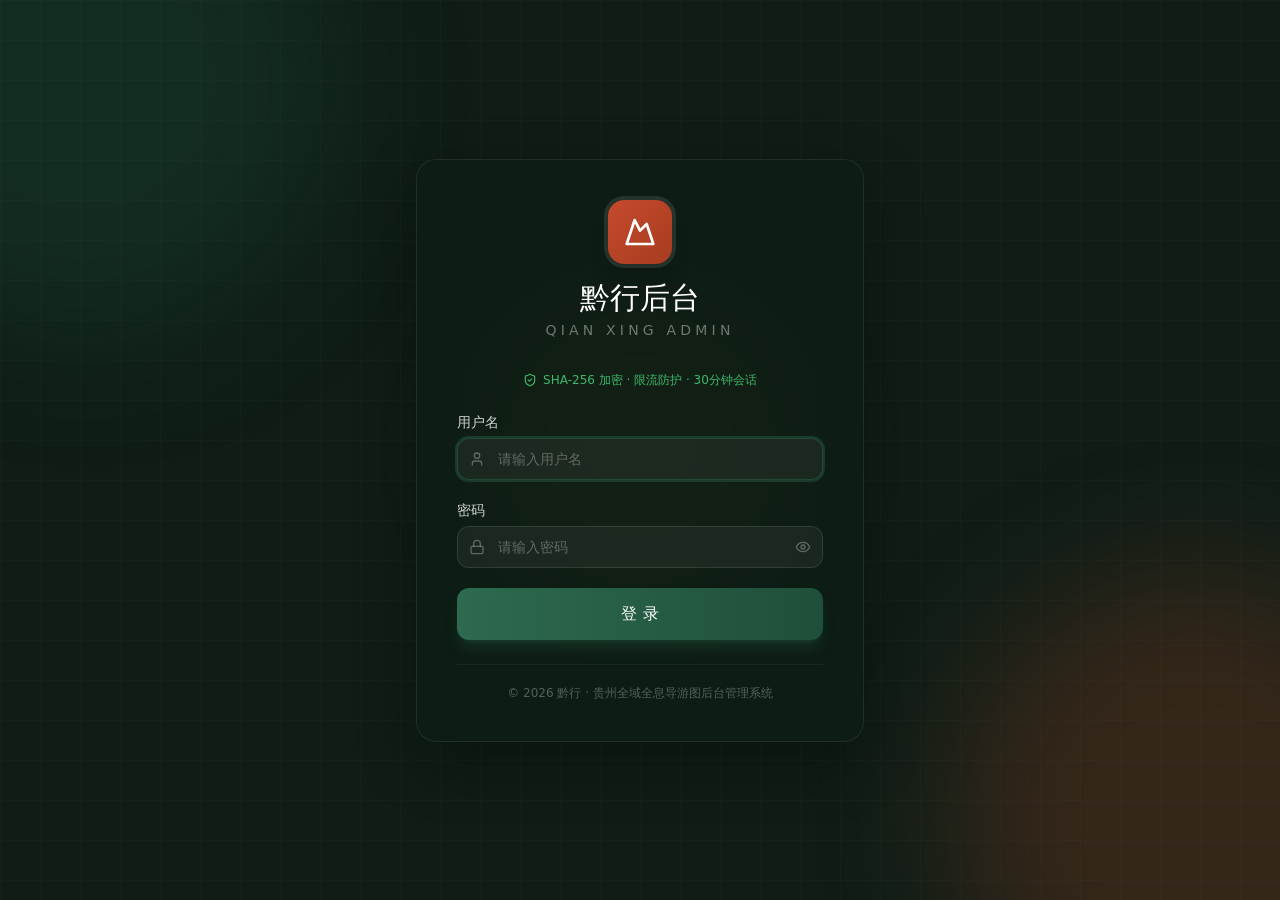
<file: admin/index.html>
<!DOCTYPE html>
<html lang="zh-CN">
<head>
  <meta charset="UTF-8" />
  <meta name="viewport" content="width=device-width, initial-scale=1.0" />
  <title>黔行 · 后台管理系统</title>
  <meta name="description" content="黔行导游图后台管理系统：景点管理、避坑内容发布、滚动公告、文旅资讯与数据看板（仅管理员使用）。" />
  <meta name="robots" content="noindex, nofollow" />
  <meta name="theme-color" content="#0f1d16" />
  <link rel="icon" href="data:image/svg+xml,%3Csvg xmlns='http://www.w3.org/2000/svg' viewBox='0 0 64 64'%3E%3Crect width='64' height='64' rx='14' fill='%230f1d16'/%3E%3Ctext x='32' y='45' font-size='34' text-anchor='middle' fill='%23fff' font-family='sans-serif' font-weight='bold'%3E%E9%BB%94%3C/text%3E%3C/svg%3E" />
  <meta http-equiv="Content-Security-Policy" content="default-src 'self'; script-src 'self' 'unsafe-inline'; style-src 'self' 'unsafe-inline'; img-src 'self' data: blob: https:; connect-src 'self' https://isauemozgewpzrowsvgj.supabase.co wss://isauemozgewpzrowsvgj.supabase.co https://api.open-meteo.com https://geocoding-api.open-meteo.com https://air-quality-api.open-meteo.com; font-src 'self' data:; media-src 'self' data: https:; object-src 'none'; base-uri 'self'; form-action 'self'" />
  <script type="module" crossorigin src="./assets/index-DMzIUUdE.js"></script>
  <link rel="modulepreload" crossorigin href="./assets/vendor-react-B5ex8qgB.js">
  <link rel="modulepreload" crossorigin href="./assets/vendor-charts-TY-upGxg.js">
  <link rel="stylesheet" crossorigin href="./assets/index-5LQtrxBY.css">
</head>
<body>
  <div id="root"></div>
</body>
</html>
</file>
<file: admin/assets/index-5LQtrxBY.css>
.leaflet-pane,.leaflet-tile,.leaflet-marker-icon,.leaflet-marker-shadow,.leaflet-tile-container,.leaflet-pane>svg,.leaflet-pane>canvas,.leaflet-zoom-box,.leaflet-image-layer,.leaflet-layer{position:absolute;left:0;top:0}.leaflet-container{overflow:hidden}.leaflet-tile,.leaflet-marker-icon,.leaflet-marker-shadow{-webkit-user-select:none;-moz-user-select:none;user-select:none;-webkit-user-drag:none}.leaflet-tile::-moz-selection{background:transparent}.leaflet-tile::selection{background:transparent}.leaflet-safari .leaflet-tile{image-rendering:-webkit-optimize-contrast}.leaflet-safari .leaflet-tile-container{width:1600px;height:1600px;-webkit-transform-origin:0 0}.leaflet-marker-icon,.leaflet-marker-shadow{display:block}.leaflet-container .leaflet-overlay-pane svg{max-width:none!important;max-height:none!important}.leaflet-container .leaflet-marker-pane img,.leaflet-container .leaflet-shadow-pane img,.leaflet-container .leaflet-tile-pane img,.leaflet-container img.leaflet-image-layer,.leaflet-container .leaflet-tile{max-width:none!important;max-height:none!important;width:auto;padding:0}.leaflet-container img.leaflet-tile{mix-blend-mode:plus-lighter}.leaflet-container.leaflet-touch-zoom{touch-action:pan-x pan-y}.leaflet-container.leaflet-touch-drag{touch-action:none;touch-action:pinch-zoom}.leaflet-container.leaflet-touch-drag.leaflet-touch-zoom{touch-action:none}.leaflet-container{-webkit-tap-highlight-color:transparent}.leaflet-container a{-webkit-tap-highlight-color:rgba(51,181,229,.4)}.leaflet-tile{filter:inherit;visibility:hidden}.leaflet-tile-loaded{visibility:inherit}.leaflet-zoom-box{width:0;height:0;box-sizing:border-box;z-index:800}.leaflet-overlay-pane svg{-moz-user-select:none}.leaflet-pane{z-index:400}.leaflet-tile-pane{z-index:200}.leaflet-overlay-pane{z-index:400}.leaflet-shadow-pane{z-index:500}.leaflet-marker-pane{z-index:600}.leaflet-tooltip-pane{z-index:650}.leaflet-popup-pane{z-index:700}.leaflet-map-pane canvas{z-index:100}.leaflet-map-pane svg{z-index:200}.leaflet-vml-shape{width:1px;height:1px}.lvml{behavior:url(#default#VML);display:inline-block;position:absolute}.leaflet-control{position:relative;z-index:800;pointer-events:visiblePainted;pointer-events:auto}.leaflet-top,.leaflet-bottom{position:absolute;z-index:1000;pointer-events:none}.leaflet-top{top:0}.leaflet-right{right:0}.leaflet-bottom{bottom:0}.leaflet-left{left:0}.leaflet-control{float:left;clear:both}.leaflet-right .leaflet-control{float:right}.leaflet-top .leaflet-control{margin-top:10px}.leaflet-bottom .leaflet-control{margin-bottom:10px}.leaflet-left .leaflet-control{margin-left:10px}.leaflet-right .leaflet-control{margin-right:10px}.leaflet-fade-anim .leaflet-popup{opacity:0;transition:opacity .2s linear}.leaflet-fade-anim .leaflet-map-pane .leaflet-popup{opacity:1}.leaflet-zoom-animated{transform-origin:0 0}svg.leaflet-zoom-animated{will-change:transform}.leaflet-zoom-anim .leaflet-zoom-animated{transition:transform .25s cubic-bezier(0,0,.25,1)}.leaflet-zoom-anim .leaflet-tile,.leaflet-pan-anim .leaflet-tile{transition:none}.leaflet-zoom-anim .leaflet-zoom-hide{visibility:hidden}.leaflet-interactive{cursor:pointer}.leaflet-grab{cursor:grab}.leaflet-crosshair,.leaflet-crosshair .leaflet-interactive{cursor:crosshair}.leaflet-popup-pane,.leaflet-control{cursor:auto}.leaflet-dragging .leaflet-grab,.leaflet-dragging .leaflet-grab .leaflet-interactive,.leaflet-dragging .leaflet-marker-draggable{cursor:move;cursor:grabbing}.leaflet-marker-icon,.leaflet-marker-shadow,.leaflet-image-layer,.leaflet-pane>svg path,.leaflet-tile-container{pointer-events:none}.leaflet-marker-icon.leaflet-interactive,.leaflet-image-layer.leaflet-interactive,.leaflet-pane>svg path.leaflet-interactive,svg.leaflet-image-layer.leaflet-interactive path{pointer-events:visiblePainted;pointer-events:auto}.leaflet-container{background:#ddd;outline-offset:1px}.leaflet-container a{color:#0078a8}.leaflet-zoom-box{border:2px dotted #38f;background:#ffffff80}.leaflet-container{font-family:Helvetica Neue,Arial,Helvetica,sans-serif;font-size:12px;font-size:.75rem;line-height:1.5}.leaflet-bar{box-shadow:0 1px 5px #000000a6;border-radius:4px}.leaflet-bar a{background-color:#fff;border-bottom:1px solid #ccc;width:26px;height:26px;line-height:26px;display:block;text-align:center;text-decoration:none;color:#000}.leaflet-bar a,.leaflet-control-layers-toggle{background-position:50% 50%;background-repeat:no-repeat;display:block}.leaflet-bar a:hover,.leaflet-bar a:focus{background-color:#f4f4f4}.leaflet-bar a:first-child{border-top-left-radius:4px;border-top-right-radius:4px}.leaflet-bar a:last-child{border-bottom-left-radius:4px;border-bottom-right-radius:4px;border-bottom:none}.leaflet-bar a.leaflet-disabled{cursor:default;background-color:#f4f4f4;color:#bbb}.leaflet-touch .leaflet-bar a{width:30px;height:30px;line-height:30px}.leaflet-touch .leaflet-bar a:first-child{border-top-left-radius:2px;border-top-right-radius:2px}.leaflet-touch .leaflet-bar a:last-child{border-bottom-left-radius:2px;border-bottom-right-radius:2px}.leaflet-control-zoom-in,.leaflet-control-zoom-out{font:700 18px Lucida Console,Monaco,monospace;text-indent:1px}.leaflet-touch .leaflet-control-zoom-in,.leaflet-touch .leaflet-control-zoom-out{font-size:22px}.leaflet-control-layers{box-shadow:0 1px 5px #0006;background:#fff;border-radius:5px}.leaflet-control-layers-toggle{background-image:url([data-uri]);width:36px;height:36px}.leaflet-retina .leaflet-control-layers-toggle{background-image:url([data-uri]);background-size:26px 26px}.leaflet-touch .leaflet-control-layers-toggle{width:44px;height:44px}.leaflet-control-layers .leaflet-control-layers-list,.leaflet-control-layers-expanded .leaflet-control-layers-toggle{display:none}.leaflet-control-layers-expanded .leaflet-control-layers-list{display:block;position:relative}.leaflet-control-layers-expanded{padding:6px 10px 6px 6px;color:#333;background:#fff}.leaflet-control-layers-scrollbar{overflow-y:scroll;overflow-x:hidden;padding-right:5px}.leaflet-control-layers-selector{margin-top:2px;position:relative;top:1px}.leaflet-control-layers label{display:block;font-size:13px;font-size:1.08333em}.leaflet-control-layers-separator{height:0;border-top:1px solid #ddd;margin:5px -10px 5px -6px}.leaflet-default-icon-path{background-image:url([data-uri])}.leaflet-container .leaflet-control-attribution{background:#fff;background:#fffc;margin:0}.leaflet-control-attribution,.leaflet-control-scale-line{padding:0 5px;color:#333;line-height:1.4}.leaflet-control-attribution a{text-decoration:none}.leaflet-control-attribution a:hover,.leaflet-control-attribution a:focus{text-decoration:underline}.leaflet-attribution-flag{display:inline!important;vertical-align:baseline!important;width:1em;height:.6669em}.leaflet-left .leaflet-control-scale{margin-left:5px}.leaflet-bottom .leaflet-control-scale{margin-bottom:5px}.leaflet-control-scale-line{border:2px solid #777;border-top:none;line-height:1.1;padding:2px 5px 1px;white-space:nowrap;box-sizing:border-box;background:#fffc;text-shadow:1px 1px #fff}.leaflet-control-scale-line:not(:first-child){border-top:2px solid #777;border-bottom:none;margin-top:-2px}.leaflet-control-scale-line:not(:first-child):not(:last-child){border-bottom:2px solid #777}.leaflet-touch .leaflet-control-attribution,.leaflet-touch .leaflet-control-layers,.leaflet-touch .leaflet-bar{box-shadow:none}.leaflet-touch .leaflet-control-layers,.leaflet-touch .leaflet-bar{border:2px solid rgba(0,0,0,.2);background-clip:padding-box}.leaflet-popup{position:absolute;text-align:center;margin-bottom:20px}.leaflet-popup-content-wrapper{padding:1px;text-align:left;border-radius:12px}.leaflet-popup-content{margin:13px 24px 13px 20px;line-height:1.3;font-size:13px;font-size:1.08333em;min-height:1px}.leaflet-popup-content p{margin:1.3em 0}.leaflet-popup-tip-container{width:40px;height:20px;position:absolute;left:50%;margin-top:-1px;margin-left:-20px;overflow:hidden;pointer-events:none}.leaflet-popup-tip{width:17px;height:17px;padding:1px;margin:-10px auto 0;pointer-events:auto;transform:rotate(45deg)}.leaflet-popup-content-wrapper,.leaflet-popup-tip{background:#fff;color:#333;box-shadow:0 3px 14px #0006}.leaflet-container a.leaflet-popup-close-button{position:absolute;top:0;right:0;border:none;text-align:center;width:24px;height:24px;font:16px/24px Tahoma,Verdana,sans-serif;color:#757575;text-decoration:none;background:transparent}.leaflet-container a.leaflet-popup-close-button:hover,.leaflet-container a.leaflet-popup-close-button:focus{color:#585858}.leaflet-popup-scrolled{overflow:auto}.leaflet-oldie .leaflet-popup-content-wrapper{-ms-zoom:1}.leaflet-oldie .leaflet-popup-tip{width:24px;margin:0 auto;-ms-filter:"progid:DXImageTransform.Microsoft.Matrix(M11=0.70710678, M12=0.70710678, M21=-0.70710678, M22=0.70710678)";filter:progid:DXImageTransform.Microsoft.Matrix(M11=.70710678,M12=.70710678,M21=-.70710678,M22=.70710678)}.leaflet-oldie .leaflet-control-zoom,.leaflet-oldie .leaflet-control-layers,.leaflet-oldie .leaflet-popup-content-wrapper,.leaflet-oldie .leaflet-popup-tip{border:1px solid #999}.leaflet-div-icon{background:#fff;border:1px solid #666}.leaflet-tooltip{position:absolute;padding:6px;background-color:#fff;border:1px solid #fff;border-radius:3px;color:#222;white-space:nowrap;-webkit-user-select:none;-moz-user-select:none;user-select:none;pointer-events:none;box-shadow:0 1px 3px #0006}.leaflet-tooltip.leaflet-interactive{cursor:pointer;pointer-events:auto}.leaflet-tooltip-top:before,.leaflet-tooltip-bottom:before,.leaflet-tooltip-left:before,.leaflet-tooltip-right:before{position:absolute;pointer-events:none;border:6px solid transparent;background:transparent;content:""}.leaflet-tooltip-bottom{margin-top:6px}.leaflet-tooltip-top{margin-top:-6px}.leaflet-tooltip-bottom:before,.leaflet-tooltip-top:before{left:50%;margin-left:-6px}.leaflet-tooltip-top:before{bottom:0;margin-bottom:-12px;border-top-color:#fff}.leaflet-tooltip-bottom:before{top:0;margin-top:-12px;margin-left:-6px;border-bottom-color:#fff}.leaflet-tooltip-left{margin-left:-6px}.leaflet-tooltip-right{margin-left:6px}.leaflet-tooltip-left:before,.leaflet-tooltip-right:before{top:50%;margin-top:-6px}.leaflet-tooltip-left:before{right:0;margin-right:-12px;border-left-color:#fff}.leaflet-tooltip-right:before{left:0;margin-left:-12px;border-right-color:#fff}@media print{.leaflet-control{-webkit-print-color-adjust:exact;print-color-adjust:exact}}*,:before,:after{--tw-border-spacing-x: 0;--tw-border-spacing-y: 0;--tw-translate-x: 0;--tw-translate-y: 0;--tw-rotate: 0;--tw-skew-x: 0;--tw-skew-y: 0;--tw-scale-x: 1;--tw-scale-y: 1;--tw-pan-x: ;--tw-pan-y: ;--tw-pinch-zoom: ;--tw-scroll-snap-strictness: proximity;--tw-gradient-from-position: ;--tw-gradient-via-position: ;--tw-gradient-to-position: ;--tw-ordinal: ;--tw-slashed-zero: ;--tw-numeric-figure: ;--tw-numeric-spacing: ;--tw-numeric-fraction: ;--tw-ring-inset: ;--tw-ring-offset-width: 0px;--tw-ring-offset-color: #fff;--tw-ring-color: rgb(59 130 246 / .5);--tw-ring-offset-shadow: 0 0 #0000;--tw-ring-shadow: 0 0 #0000;--tw-shadow: 0 0 #0000;--tw-shadow-colored: 0 0 #0000;--tw-blur: ;--tw-brightness: ;--tw-contrast: ;--tw-grayscale: ;--tw-hue-rotate: ;--tw-invert: ;--tw-saturate: ;--tw-sepia: ;--tw-drop-shadow: ;--tw-backdrop-blur: ;--tw-backdrop-brightness: ;--tw-backdrop-contrast: ;--tw-backdrop-grayscale: ;--tw-backdrop-hue-rotate: ;--tw-backdrop-invert: ;--tw-backdrop-opacity: ;--tw-backdrop-saturate: ;--tw-backdrop-sepia: ;--tw-contain-size: ;--tw-contain-layout: ;--tw-contain-paint: ;--tw-contain-style: }::backdrop{--tw-border-spacing-x: 0;--tw-border-spacing-y: 0;--tw-translate-x: 0;--tw-translate-y: 0;--tw-rotate: 0;--tw-skew-x: 0;--tw-skew-y: 0;--tw-scale-x: 1;--tw-scale-y: 1;--tw-pan-x: ;--tw-pan-y: ;--tw-pinch-zoom: ;--tw-scroll-snap-strictness: proximity;--tw-gradient-from-position: ;--tw-gradient-via-position: ;--tw-gradient-to-position: ;--tw-ordinal: ;--tw-slashed-zero: ;--tw-numeric-figure: ;--tw-numeric-spacing: ;--tw-numeric-fraction: ;--tw-ring-inset: ;--tw-ring-offset-width: 0px;--tw-ring-offset-color: #fff;--tw-ring-color: rgb(59 130 246 / .5);--tw-ring-offset-shadow: 0 0 #0000;--tw-ring-shadow: 0 0 #0000;--tw-shadow: 0 0 #0000;--tw-shadow-colored: 0 0 #0000;--tw-blur: ;--tw-brightness: ;--tw-contrast: ;--tw-grayscale: ;--tw-hue-rotate: ;--tw-invert: ;--tw-saturate: ;--tw-sepia: ;--tw-drop-shadow: ;--tw-backdrop-blur: ;--tw-backdrop-brightness: ;--tw-backdrop-contrast: ;--tw-backdrop-grayscale: ;--tw-backdrop-hue-rotate: ;--tw-backdrop-invert: ;--tw-backdrop-opacity: ;--tw-backdrop-saturate: ;--tw-backdrop-sepia: ;--tw-contain-size: ;--tw-contain-layout: ;--tw-contain-paint: ;--tw-contain-style: }*,:before,:after{box-sizing:border-box;border-width:0;border-style:solid;border-color:#e5e7eb}:before,:after{--tw-content: ""}html,:host{line-height:1.5;-webkit-text-size-adjust:100%;-moz-tab-size:4;-o-tab-size:4;tab-size:4;font-family:ui-sans-serif,system-ui,sans-serif,"Apple Color Emoji","Segoe UI Emoji",Segoe UI Symbol,"Noto Color Emoji";font-feature-settings:normal;font-variation-settings:normal;-webkit-tap-highlight-color:transparent}body{margin:0;line-height:inherit}hr{height:0;color:inherit;border-top-width:1px}abbr:where([title]){-webkit-text-decoration:underline dotted;text-decoration:underline dotted}h1,h2,h3,h4,h5,h6{font-size:inherit;font-weight:inherit}a{color:inherit;text-decoration:inherit}b,strong{font-weight:bolder}code,kbd,samp,pre{font-family:ui-monospace,SFMono-Regular,Menlo,Monaco,Consolas,Liberation Mono,Courier New,monospace;font-feature-settings:normal;font-variation-settings:normal;font-size:1em}small{font-size:80%}sub,sup{font-size:75%;line-height:0;position:relative;vertical-align:baseline}sub{bottom:-.25em}sup{top:-.5em}table{text-indent:0;border-color:inherit;border-collapse:collapse}button,input,optgroup,select,textarea{font-family:inherit;font-feature-settings:inherit;font-variation-settings:inherit;font-size:100%;font-weight:inherit;line-height:inherit;letter-spacing:inherit;color:inherit;margin:0;padding:0}button,select{text-transform:none}button,input:where([type=button]),input:where([type=reset]),input:where([type=submit]){-webkit-appearance:button;background-color:transparent;background-image:none}:-moz-focusring{outline:auto}:-moz-ui-invalid{box-shadow:none}progress{vertical-align:baseline}::-webkit-inner-spin-button,::-webkit-outer-spin-button{height:auto}[type=search]{-webkit-appearance:textfield;outline-offset:-2px}::-webkit-search-decoration{-webkit-appearance:none}::-webkit-file-upload-button{-webkit-appearance:button;font:inherit}summary{display:list-item}blockquote,dl,dd,h1,h2,h3,h4,h5,h6,hr,figure,p,pre{margin:0}fieldset{margin:0;padding:0}legend{padding:0}ol,ul,menu{list-style:none;margin:0;padding:0}dialog{padding:0}textarea{resize:vertical}input::-moz-placeholder,textarea::-moz-placeholder{opacity:1;color:#9ca3af}input::placeholder,textarea::placeholder{opacity:1;color:#9ca3af}button,[role=button]{cursor:pointer}:disabled{cursor:default}img,svg,video,canvas,audio,iframe,embed,object{display:block;vertical-align:middle}img,video{max-width:100%;height:auto}[hidden]:where(:not([hidden=until-found])){display:none}*{margin:0;padding:0;box-sizing:border-box}body{font-family:system-ui,-apple-system,BlinkMacSystemFont,PingFang SC,Microsoft YaHei,Noto Sans SC,Hiragino Sans GB,sans-serif;background:#f4f1e8;color:#0f1d16}::-webkit-scrollbar{width:6px;height:6px}::-webkit-scrollbar-track{background:transparent}::-webkit-scrollbar-thumb{background:#0f1d1633;border-radius:3px}::-webkit-scrollbar-thumb:hover{background:#0f1d1666}.glass-card{position:relative;background:linear-gradient(135deg,#ffffffb8,#ffffff73);backdrop-filter:blur(20px) saturate(160%);-webkit-backdrop-filter:blur(20px) saturate(160%);border:1px solid rgba(255,255,255,.65);border-radius:18px;box-shadow:0 1px 2px #1f4f3a0d,0 8px 32px #1f4f3a14,inset 0 1px #ffffffb3;transition:box-shadow .3s ease,transform .3s ease,border-color .3s ease}.glass-card:hover{border-color:#ffffffe6;box-shadow:0 2px 4px #1f4f3a0f,0 16px 48px #1f4f3a1f,inset 0 1px #ffffffd9}.glass-card-dark{background:#0f1d16b3;backdrop-filter:blur(24px) saturate(140%);-webkit-backdrop-filter:blur(24px) saturate(140%);border:1px solid rgba(255,255,255,.08);border-radius:20px;box-shadow:0 20px 60px #0000004d}.btn-primary{border-radius:.75rem;background-image:linear-gradient(to right,var(--tw-gradient-stops));--tw-gradient-from: #2d6a4f var(--tw-gradient-from-position);--tw-gradient-to: rgb(45 106 79 / 0) var(--tw-gradient-to-position);--tw-gradient-stops: var(--tw-gradient-from), var(--tw-gradient-to);--tw-gradient-to: #1f4f3a var(--tw-gradient-to-position);padding:.5rem 1rem;font-weight:500;--tw-text-opacity: 1;color:rgb(255 255 255 / var(--tw-text-opacity, 1));transition-property:all;transition-timing-function:cubic-bezier(.4,0,.2,1);transition-duration:.15s}.btn-primary:hover{--tw-shadow: 0 10px 15px -3px rgb(0 0 0 / .1), 0 4px 6px -4px rgb(0 0 0 / .1);--tw-shadow-colored: 0 10px 15px -3px var(--tw-shadow-color), 0 4px 6px -4px var(--tw-shadow-color);box-shadow:var(--tw-ring-offset-shadow, 0 0 #0000),var(--tw-ring-shadow, 0 0 #0000),var(--tw-shadow);--tw-shadow-color: rgb(45 106 79 / .25);--tw-shadow: var(--tw-shadow-colored)}.btn-primary:active{--tw-scale-x: .95;--tw-scale-y: .95;transform:translate(var(--tw-translate-x),var(--tw-translate-y)) rotate(var(--tw-rotate)) skew(var(--tw-skew-x)) skewY(var(--tw-skew-y)) scaleX(var(--tw-scale-x)) scaleY(var(--tw-scale-y))}.btn-primary:disabled{cursor:not-allowed;opacity:.5}.btn-primary{box-shadow:0 2px 12px #1f4f3a2e,inset 0 1px #ffffff26}.btn-danger{border-radius:.75rem;background-image:linear-gradient(to right,var(--tw-gradient-stops));--tw-gradient-from: #c54a2c var(--tw-gradient-from-position);--tw-gradient-to: rgb(197 74 44 / 0) var(--tw-gradient-to-position);--tw-gradient-stops: var(--tw-gradient-from), var(--tw-gradient-to);--tw-gradient-to: #dc2626 var(--tw-gradient-to-position);padding:.5rem 1rem;font-weight:500;--tw-text-opacity: 1;color:rgb(255 255 255 / var(--tw-text-opacity, 1));transition-property:all;transition-timing-function:cubic-bezier(.4,0,.2,1);transition-duration:.15s}.btn-danger:hover{--tw-shadow: 0 10px 15px -3px rgb(0 0 0 / .1), 0 4px 6px -4px rgb(0 0 0 / .1);--tw-shadow-colored: 0 10px 15px -3px var(--tw-shadow-color), 0 4px 6px -4px var(--tw-shadow-color);box-shadow:var(--tw-ring-offset-shadow, 0 0 #0000),var(--tw-ring-shadow, 0 0 #0000),var(--tw-shadow);--tw-shadow-color: rgb(239 68 68 / .25);--tw-shadow: var(--tw-shadow-colored)}.btn-danger:active{--tw-scale-x: .95;--tw-scale-y: .95;transform:translate(var(--tw-translate-x),var(--tw-translate-y)) rotate(var(--tw-rotate)) skew(var(--tw-skew-x)) skewY(var(--tw-skew-y)) scaleX(var(--tw-scale-x)) scaleY(var(--tw-scale-y))}.btn-danger{box-shadow:0 2px 12px #be3e2c2e,inset 0 1px #ffffff26}.btn-amber{border-radius:.75rem;background-image:linear-gradient(to right,var(--tw-gradient-stops));--tw-gradient-from: #f59e0b var(--tw-gradient-from-position);--tw-gradient-to: rgb(245 158 11 / 0) var(--tw-gradient-to-position);--tw-gradient-stops: var(--tw-gradient-from), var(--tw-gradient-to);--tw-gradient-to: #d97706 var(--tw-gradient-to-position);padding:.5rem 1rem;font-weight:500;--tw-text-opacity: 1;color:rgb(255 255 255 / var(--tw-text-opacity, 1));transition-property:all;transition-timing-function:cubic-bezier(.4,0,.2,1);transition-duration:.15s}.btn-amber:hover{--tw-shadow: 0 10px 15px -3px rgb(0 0 0 / .1), 0 4px 6px -4px rgb(0 0 0 / .1);--tw-shadow-colored: 0 10px 15px -3px var(--tw-shadow-color), 0 4px 6px -4px var(--tw-shadow-color);box-shadow:var(--tw-ring-offset-shadow, 0 0 #0000),var(--tw-ring-shadow, 0 0 #0000),var(--tw-shadow);--tw-shadow-color: rgb(245 158 11 / .3);--tw-shadow: var(--tw-shadow-colored)}.btn-amber:active{--tw-scale-x: .95;--tw-scale-y: .95;transform:translate(var(--tw-translate-x),var(--tw-translate-y)) rotate(var(--tw-rotate)) skew(var(--tw-skew-x)) skewY(var(--tw-skew-y)) scaleX(var(--tw-scale-x)) scaleY(var(--tw-scale-y))}.btn-amber{box-shadow:0 2px 12px #d9770638,inset 0 1px #fff3}.btn-ghost{border-radius:.75rem;border-width:1px;border-color:#e5e7ebcc;background-color:#fff9;padding:.5rem 1rem;font-weight:500;--tw-text-opacity: 1;color:rgb(15 29 22 / var(--tw-text-opacity, 1));--tw-backdrop-blur: blur(12px);-webkit-backdrop-filter:var(--tw-backdrop-blur) var(--tw-backdrop-brightness) var(--tw-backdrop-contrast) var(--tw-backdrop-grayscale) var(--tw-backdrop-hue-rotate) var(--tw-backdrop-invert) var(--tw-backdrop-opacity) var(--tw-backdrop-saturate) var(--tw-backdrop-sepia);backdrop-filter:var(--tw-backdrop-blur) var(--tw-backdrop-brightness) var(--tw-backdrop-contrast) var(--tw-backdrop-grayscale) var(--tw-backdrop-hue-rotate) var(--tw-backdrop-invert) var(--tw-backdrop-opacity) var(--tw-backdrop-saturate) var(--tw-backdrop-sepia);transition-property:all;transition-timing-function:cubic-bezier(.4,0,.2,1);transition-duration:.15s}.btn-ghost:hover{--tw-border-opacity: 1;border-color:rgb(209 213 219 / var(--tw-border-opacity, 1));--tw-bg-opacity: 1;background-color:rgb(255 255 255 / var(--tw-bg-opacity, 1))}.btn-ghost:active{--tw-scale-x: .95;--tw-scale-y: .95;transform:translate(var(--tw-translate-x),var(--tw-translate-y)) rotate(var(--tw-rotate)) skew(var(--tw-skew-x)) skewY(var(--tw-skew-y)) scaleX(var(--tw-scale-x)) scaleY(var(--tw-scale-y))}.btn-ghost{box-shadow:0 1px 4px #0000000a}.input-field{width:100%;border-radius:.75rem;border-width:1px;border-color:#ffffffb3;background-color:#ffffffb3;padding:.5rem .75rem;font-size:.875rem;line-height:1.25rem;outline:2px solid transparent;outline-offset:2px;--tw-backdrop-blur: blur(12px);-webkit-backdrop-filter:var(--tw-backdrop-blur) var(--tw-backdrop-brightness) var(--tw-backdrop-contrast) var(--tw-backdrop-grayscale) var(--tw-backdrop-hue-rotate) var(--tw-backdrop-invert) var(--tw-backdrop-opacity) var(--tw-backdrop-saturate) var(--tw-backdrop-sepia);backdrop-filter:var(--tw-backdrop-blur) var(--tw-backdrop-brightness) var(--tw-backdrop-contrast) var(--tw-backdrop-grayscale) var(--tw-backdrop-hue-rotate) var(--tw-backdrop-invert) var(--tw-backdrop-opacity) var(--tw-backdrop-saturate) var(--tw-backdrop-sepia);transition-property:all;transition-timing-function:cubic-bezier(.4,0,.2,1);transition-duration:.15s}.input-field:hover{border-color:#ffffffe6}.input-field:focus{border-color:#2d6a4f99;--tw-ring-offset-shadow: var(--tw-ring-inset) 0 0 0 var(--tw-ring-offset-width) var(--tw-ring-offset-color);--tw-ring-shadow: var(--tw-ring-inset) 0 0 0 calc(2px + var(--tw-ring-offset-width)) var(--tw-ring-color);box-shadow:var(--tw-ring-offset-shadow),var(--tw-ring-shadow),var(--tw-shadow, 0 0 #0000);--tw-ring-color: rgb(45 106 79 / .3)}.input-field{box-shadow:inset 0 1px 3px #1f4f3a0a,0 1px 2px #fff9}.input-dark{width:100%;border-radius:.75rem;border-width:1px;border-color:#ffffff1a;background-color:#ffffff0d;padding:.625rem .75rem;font-size:.875rem;line-height:1.25rem;--tw-text-opacity: 1;color:rgb(255 255 255 / var(--tw-text-opacity, 1));outline:2px solid transparent;outline-offset:2px;transition-property:all;transition-timing-function:cubic-bezier(.4,0,.2,1);transition-duration:.15s}.input-dark::-moz-placeholder{color:#ffffff4d}.input-dark::placeholder{color:#ffffff4d}.input-dark:hover{border-color:#fff3}.input-dark:focus{border-color:#2d6a4f80;--tw-ring-offset-shadow: var(--tw-ring-inset) 0 0 0 var(--tw-ring-offset-width) var(--tw-ring-offset-color);--tw-ring-shadow: var(--tw-ring-inset) 0 0 0 calc(2px + var(--tw-ring-offset-width)) var(--tw-ring-color);box-shadow:var(--tw-ring-offset-shadow),var(--tw-ring-shadow),var(--tw-shadow, 0 0 #0000);--tw-ring-color: rgb(45 106 79 / .4)}.badge{display:inline-flex;align-items:center;border-radius:.375rem;padding:.125rem .5rem;font-size:.75rem;line-height:1rem;font-weight:500}.status-pill{display:inline-flex;cursor:pointer;-webkit-user-select:none;-moz-user-select:none;user-select:none;align-items:center;gap:.375rem;border-radius:9999px;padding:.25rem .625rem;font-size:.75rem;line-height:1rem;font-weight:500;transition-property:all;transition-timing-function:cubic-bezier(.4,0,.2,1);transition-duration:.2s;border:1px solid transparent}.status-pill:active{transform:scale(.92)}.status-pill-published{color:#15803d;background:#dcfce7bf;border-color:#4ade8059;box-shadow:0 1px 6px #22c55e26,inset 0 1px #ffffffb3}.status-pill-published:hover{background:#bbf7d0e6}.status-pill-draft{color:#64748b;background:#f1f5f9cc;border-color:#cbd5e199;box-shadow:inset 0 1px #fffc}.status-pill-draft:hover{background:#e2e8f0e6;color:#334155}.status-pill-disabled{cursor:not-allowed;opacity:.6}.status-pill .pill-dot{height:.375rem;width:.375rem;border-radius:9999px}.status-pill-published .pill-dot{background:#22c55e;box-shadow:0 0 0 3px #22c55e26}.status-pill-draft .pill-dot{background:#94a3b8;box-shadow:0 0 0 3px #94a3b826}.glass-table thead th{background:#ffffff80;backdrop-filter:blur(8px);-webkit-backdrop-filter:blur(8px)}.glass-table tbody tr{transition:background-color .2s ease}.glass-table tbody tr:hover{background:#1f4f3a0a}select.input-field option{background:#fff;color:#0f1d16}.sr-only{position:absolute;width:1px;height:1px;padding:0;margin:-1px;overflow:hidden;clip:rect(0,0,0,0);white-space:nowrap;border-width:0}.pointer-events-none{pointer-events:none}.visible{visibility:visible}.static{position:static}.fixed{position:fixed}.absolute{position:absolute}.relative{position:relative}.inset-0{top:0;right:0;bottom:0;left:0}.-right-2{right:-.5rem}.-top-2{top:-.5rem}.bottom-0{bottom:0}.bottom-1{bottom:.25rem}.bottom-2{bottom:.5rem}.bottom-6{bottom:1.5rem}.left-0{left:0}.left-0\.5{left:.125rem}.left-1{left:.25rem}.left-1\.5{left:.375rem}.left-1\/2{left:50%}.left-2{left:.5rem}.left-3{left:.75rem}.left-\[18px\]{left:18px}.left-\[calc\(50\%\+4px\)\]{left:calc(50% + 4px)}.right-0{right:0}.right-1{right:.25rem}.right-1\.5{right:.375rem}.right-2{right:.5rem}.right-3{right:.75rem}.right-4{right:1rem}.top-0{top:0}.top-0\.5{top:.125rem}.top-1{top:.25rem}.top-1\.5{top:.375rem}.top-1\/2{top:50%}.top-2{top:.5rem}.top-4{top:1rem}.z-10{z-index:10}.z-20{z-index:20}.z-30{z-index:30}.z-40{z-index:40}.z-50{z-index:50}.z-\[100\]{z-index:100}.mx-0\.5{margin-left:.125rem;margin-right:.125rem}.mx-2{margin-left:.5rem;margin-right:.5rem}.mx-4{margin-left:1rem;margin-right:1rem}.mx-auto{margin-left:auto;margin-right:auto}.-ml-2{margin-left:-.5rem}.mb-0\.5{margin-bottom:.125rem}.mb-1{margin-bottom:.25rem}.mb-1\.5{margin-bottom:.375rem}.mb-2{margin-bottom:.5rem}.mb-3{margin-bottom:.75rem}.mb-4{margin-bottom:1rem}.mb-6{margin-bottom:1.5rem}.mb-8{margin-bottom:2rem}.ml-0{margin-left:0}.ml-1{margin-left:.25rem}.ml-2{margin-left:.5rem}.ml-auto{margin-left:auto}.mr-1{margin-right:.25rem}.mr-2{margin-right:.5rem}.mt-0\.5{margin-top:.125rem}.mt-1{margin-top:.25rem}.mt-2{margin-top:.5rem}.mt-3{margin-top:.75rem}.mt-4{margin-top:1rem}.mt-5{margin-top:1.25rem}.mt-6{margin-top:1.5rem}.line-clamp-2{overflow:hidden;display:-webkit-box;-webkit-box-orient:vertical;-webkit-line-clamp:2}.block{display:block}.inline{display:inline}.flex{display:flex}.inline-flex{display:inline-flex}.table{display:table}.grid{display:grid}.hidden{display:none}.aspect-\[3\/2\]{aspect-ratio:3/2}.aspect-square{aspect-ratio:1 / 1}.h-1\.5{height:.375rem}.h-10{height:2.5rem}.h-12{height:3rem}.h-14{height:3.5rem}.h-16{height:4rem}.h-2{height:.5rem}.h-2\.5{height:.625rem}.h-20{height:5rem}.h-28{height:7rem}.h-3{height:.75rem}.h-3\.5{height:.875rem}.h-4{height:1rem}.h-5{height:1.25rem}.h-6{height:1.5rem}.h-7{height:1.75rem}.h-72{height:18rem}.h-8{height:2rem}.h-9{height:2.25rem}.h-\[260px\]{height:260px}.h-\[280px\]{height:280px}.h-\[300px\]{height:300px}.h-\[500px\]{height:500px}.h-full{height:100%}.h-screen{height:100vh}.max-h-\[300px\]{max-height:300px}.min-h-screen{min-height:100vh}.w-1\.5{width:.375rem}.w-10{width:2.5rem}.w-12{width:3rem}.w-14{width:3.5rem}.w-16{width:4rem}.w-2{width:.5rem}.w-2\.5{width:.625rem}.w-20{width:5rem}.w-3{width:.75rem}.w-3\.5{width:.875rem}.w-32{width:8rem}.w-4{width:1rem}.w-5{width:1.25rem}.w-6{width:1.5rem}.w-60{width:15rem}.w-7{width:1.75rem}.w-72{width:18rem}.w-8{width:2rem}.w-9{width:2.25rem}.w-\[500px\]{width:500px}.w-\[calc\(50\%-4px\)\]{width:calc(50% - 4px)}.w-auto{width:auto}.w-full{width:100%}.w-px{width:1px}.min-w-0{min-width:0px}.min-w-\[36px\]{min-width:36px}.max-w-4xl{max-width:56rem}.max-w-5xl{max-width:64rem}.max-w-7xl{max-width:80rem}.max-w-\[200px\]{max-width:200px}.max-w-lg{max-width:32rem}.max-w-md{max-width:28rem}.max-w-sm{max-width:24rem}.flex-1{flex:1 1 0%}.flex-shrink-0{flex-shrink:0}.-translate-x-1\/2{--tw-translate-x: -50%;transform:translate(var(--tw-translate-x),var(--tw-translate-y)) rotate(var(--tw-rotate)) skew(var(--tw-skew-x)) skewY(var(--tw-skew-y)) scaleX(var(--tw-scale-x)) scaleY(var(--tw-scale-y))}.-translate-x-1\/3{--tw-translate-x: -33.333333%;transform:translate(var(--tw-translate-x),var(--tw-translate-y)) rotate(var(--tw-rotate)) skew(var(--tw-skew-x)) skewY(var(--tw-skew-y)) scaleX(var(--tw-scale-x)) scaleY(var(--tw-scale-y))}.-translate-x-full{--tw-translate-x: -100%;transform:translate(var(--tw-translate-x),var(--tw-translate-y)) rotate(var(--tw-rotate)) skew(var(--tw-skew-x)) skewY(var(--tw-skew-y)) scaleX(var(--tw-scale-x)) scaleY(var(--tw-scale-y))}.-translate-y-1\/2{--tw-translate-y: -50%;transform:translate(var(--tw-translate-x),var(--tw-translate-y)) rotate(var(--tw-rotate)) skew(var(--tw-skew-x)) skewY(var(--tw-skew-y)) scaleX(var(--tw-scale-x)) scaleY(var(--tw-scale-y))}.-translate-y-1\/3{--tw-translate-y: -33.333333%;transform:translate(var(--tw-translate-x),var(--tw-translate-y)) rotate(var(--tw-rotate)) skew(var(--tw-skew-x)) skewY(var(--tw-skew-y)) scaleX(var(--tw-scale-x)) scaleY(var(--tw-scale-y))}.translate-x-0{--tw-translate-x: 0px;transform:translate(var(--tw-translate-x),var(--tw-translate-y)) rotate(var(--tw-rotate)) skew(var(--tw-skew-x)) skewY(var(--tw-skew-y)) scaleX(var(--tw-scale-x)) scaleY(var(--tw-scale-y))}.translate-x-1\/3{--tw-translate-x: 33.333333%;transform:translate(var(--tw-translate-x),var(--tw-translate-y)) rotate(var(--tw-rotate)) skew(var(--tw-skew-x)) skewY(var(--tw-skew-y)) scaleX(var(--tw-scale-x)) scaleY(var(--tw-scale-y))}.translate-y-1\/3{--tw-translate-y: 33.333333%;transform:translate(var(--tw-translate-x),var(--tw-translate-y)) rotate(var(--tw-rotate)) skew(var(--tw-skew-x)) skewY(var(--tw-skew-y)) scaleX(var(--tw-scale-x)) scaleY(var(--tw-scale-y))}.rotate-180{--tw-rotate: 180deg;transform:translate(var(--tw-translate-x),var(--tw-translate-y)) rotate(var(--tw-rotate)) skew(var(--tw-skew-x)) skewY(var(--tw-skew-y)) scaleX(var(--tw-scale-x)) scaleY(var(--tw-scale-y))}.transform{transform:translate(var(--tw-translate-x),var(--tw-translate-y)) rotate(var(--tw-rotate)) skew(var(--tw-skew-x)) skewY(var(--tw-skew-y)) scaleX(var(--tw-scale-x)) scaleY(var(--tw-scale-y))}@keyframes pulse{50%{opacity:.5}}.animate-pulse{animation:pulse 2s cubic-bezier(.4,0,.6,1) infinite}@keyframes spin{to{transform:rotate(360deg)}}.animate-spin{animation:spin 1s linear infinite}.cursor-default{cursor:default}.cursor-not-allowed{cursor:not-allowed}.cursor-pointer{cursor:pointer}.cursor-wait{cursor:wait}.resize-none{resize:none}.grid-cols-1{grid-template-columns:repeat(1,minmax(0,1fr))}.grid-cols-2{grid-template-columns:repeat(2,minmax(0,1fr))}.grid-cols-3{grid-template-columns:repeat(3,minmax(0,1fr))}.grid-cols-5{grid-template-columns:repeat(5,minmax(0,1fr))}.flex-col{flex-direction:column}.flex-wrap{flex-wrap:wrap}.items-start{align-items:flex-start}.items-end{align-items:flex-end}.items-center{align-items:center}.justify-end{justify-content:flex-end}.justify-center{justify-content:center}.justify-between{justify-content:space-between}.gap-0\.5{gap:.125rem}.gap-1{gap:.25rem}.gap-1\.5{gap:.375rem}.gap-2{gap:.5rem}.gap-2\.5{gap:.625rem}.gap-3{gap:.75rem}.gap-4{gap:1rem}.gap-6{gap:1.5rem}.gap-x-5{-moz-column-gap:1.25rem;column-gap:1.25rem}.gap-y-1\.5{row-gap:.375rem}.space-y-1>:not([hidden])~:not([hidden]){--tw-space-y-reverse: 0;margin-top:calc(.25rem * calc(1 - var(--tw-space-y-reverse)));margin-bottom:calc(.25rem * var(--tw-space-y-reverse))}.space-y-1\.5>:not([hidden])~:not([hidden]){--tw-space-y-reverse: 0;margin-top:calc(.375rem * calc(1 - var(--tw-space-y-reverse)));margin-bottom:calc(.375rem * var(--tw-space-y-reverse))}.space-y-2>:not([hidden])~:not([hidden]){--tw-space-y-reverse: 0;margin-top:calc(.5rem * calc(1 - var(--tw-space-y-reverse)));margin-bottom:calc(.5rem * var(--tw-space-y-reverse))}.space-y-2\.5>:not([hidden])~:not([hidden]){--tw-space-y-reverse: 0;margin-top:calc(.625rem * calc(1 - var(--tw-space-y-reverse)));margin-bottom:calc(.625rem * var(--tw-space-y-reverse))}.space-y-3>:not([hidden])~:not([hidden]){--tw-space-y-reverse: 0;margin-top:calc(.75rem * calc(1 - var(--tw-space-y-reverse)));margin-bottom:calc(.75rem * var(--tw-space-y-reverse))}.space-y-4>:not([hidden])~:not([hidden]){--tw-space-y-reverse: 0;margin-top:calc(1rem * calc(1 - var(--tw-space-y-reverse)));margin-bottom:calc(1rem * var(--tw-space-y-reverse))}.space-y-5>:not([hidden])~:not([hidden]){--tw-space-y-reverse: 0;margin-top:calc(1.25rem * calc(1 - var(--tw-space-y-reverse)));margin-bottom:calc(1.25rem * var(--tw-space-y-reverse))}.space-y-6>:not([hidden])~:not([hidden]){--tw-space-y-reverse: 0;margin-top:calc(1.5rem * calc(1 - var(--tw-space-y-reverse)));margin-bottom:calc(1.5rem * var(--tw-space-y-reverse))}.overflow-hidden{overflow:hidden}.overflow-x-auto{overflow-x:auto}.overflow-y-auto{overflow-y:auto}.truncate{overflow:hidden;text-overflow:ellipsis;white-space:nowrap}.whitespace-nowrap{white-space:nowrap}.break-all{word-break:break-all}.rounded{border-radius:.25rem}.rounded-2xl{border-radius:1rem}.rounded-full{border-radius:9999px}.rounded-lg{border-radius:.5rem}.rounded-md{border-radius:.375rem}.rounded-xl{border-radius:.75rem}.border{border-width:1px}.border-2{border-width:2px}.border-b{border-bottom-width:1px}.border-b-2{border-bottom-width:2px}.border-l-4{border-left-width:4px}.border-r{border-right-width:1px}.border-t{border-top-width:1px}.border-dashed{border-style:dashed}.border-amber-200{--tw-border-opacity: 1;border-color:rgb(253 230 138 / var(--tw-border-opacity, 1))}.border-amber-300\/60{border-color:#fcd34d99}.border-amber\/20{border-color:#b8842433}.border-chili{--tw-border-opacity: 1;border-color:rgb(197 74 44 / var(--tw-border-opacity, 1))}.border-emerald-200{--tw-border-opacity: 1;border-color:rgb(167 243 208 / var(--tw-border-opacity, 1))}.border-emerald-300{--tw-border-opacity: 1;border-color:rgb(110 231 183 / var(--tw-border-opacity, 1))}.border-emerald-300\/60{border-color:#6ee7b799}.border-gray-100{--tw-border-opacity: 1;border-color:rgb(243 244 246 / var(--tw-border-opacity, 1))}.border-gray-200{--tw-border-opacity: 1;border-color:rgb(229 231 235 / var(--tw-border-opacity, 1))}.border-gray-300{--tw-border-opacity: 1;border-color:rgb(209 213 219 / var(--tw-border-opacity, 1))}.border-green-200{--tw-border-opacity: 1;border-color:rgb(187 247 208 / var(--tw-border-opacity, 1))}.border-mountain{--tw-border-opacity: 1;border-color:rgb(45 106 79 / var(--tw-border-opacity, 1))}.border-mountain\/10{border-color:#2d6a4f1a}.border-mountain\/20{border-color:#2d6a4f33}.border-red-200{--tw-border-opacity: 1;border-color:rgb(254 202 202 / var(--tw-border-opacity, 1))}.border-red-300{--tw-border-opacity: 1;border-color:rgb(252 165 165 / var(--tw-border-opacity, 1))}.border-red-300\/60{border-color:#fca5a599}.border-red-500\/30{border-color:#ef44444d}.border-transparent{border-color:transparent}.border-white\/10{border-color:#ffffff1a}.border-white\/30{border-color:#ffffff4d}.border-white\/5{border-color:#ffffff0d}.border-white\/60{border-color:#fff9}.border-white\/80{border-color:#fffc}.border-l-amber{--tw-border-opacity: 1;border-left-color:rgb(184 132 36 / var(--tw-border-opacity, 1))}.border-l-chili{--tw-border-opacity: 1;border-left-color:rgb(197 74 44 / var(--tw-border-opacity, 1))}.border-t-white{--tw-border-opacity: 1;border-top-color:rgb(255 255 255 / var(--tw-border-opacity, 1))}.bg-\[\#0f1d16\]{--tw-bg-opacity: 1;background-color:rgb(15 29 22 / var(--tw-bg-opacity, 1))}.bg-amber{--tw-bg-opacity: 1;background-color:rgb(184 132 36 / var(--tw-bg-opacity, 1))}.bg-amber-100{--tw-bg-opacity: 1;background-color:rgb(254 243 199 / var(--tw-bg-opacity, 1))}.bg-amber-50{--tw-bg-opacity: 1;background-color:rgb(255 251 235 / var(--tw-bg-opacity, 1))}.bg-amber-50\/95{background-color:#fffbebf2}.bg-amber-500{--tw-bg-opacity: 1;background-color:rgb(245 158 11 / var(--tw-bg-opacity, 1))}.bg-amber\/10{background-color:#b884241a}.bg-amber\/5{background-color:#b884240d}.bg-black\/30{background-color:#0000004d}.bg-black\/40{background-color:#0006}.bg-black\/50{background-color:#00000080}.bg-blue-100{--tw-bg-opacity: 1;background-color:rgb(219 234 254 / var(--tw-bg-opacity, 1))}.bg-blue-50{--tw-bg-opacity: 1;background-color:rgb(239 246 255 / var(--tw-bg-opacity, 1))}.bg-blue-500{--tw-bg-opacity: 1;background-color:rgb(59 130 246 / var(--tw-bg-opacity, 1))}.bg-chili{--tw-bg-opacity: 1;background-color:rgb(197 74 44 / var(--tw-bg-opacity, 1))}.bg-chili\/10{background-color:#c54a2c1a}.bg-chili\/20{background-color:#c54a2c33}.bg-cyan-50{--tw-bg-opacity: 1;background-color:rgb(236 254 255 / var(--tw-bg-opacity, 1))}.bg-emerald-50{--tw-bg-opacity: 1;background-color:rgb(236 253 245 / var(--tw-bg-opacity, 1))}.bg-emerald-50\/60{background-color:#ecfdf599}.bg-emerald-50\/95{background-color:#ecfdf5f2}.bg-emerald-500{--tw-bg-opacity: 1;background-color:rgb(16 185 129 / var(--tw-bg-opacity, 1))}.bg-gray-100{--tw-bg-opacity: 1;background-color:rgb(243 244 246 / var(--tw-bg-opacity, 1))}.bg-gray-200{--tw-bg-opacity: 1;background-color:rgb(229 231 235 / var(--tw-bg-opacity, 1))}.bg-gray-300{--tw-bg-opacity: 1;background-color:rgb(209 213 219 / var(--tw-bg-opacity, 1))}.bg-gray-50{--tw-bg-opacity: 1;background-color:rgb(249 250 251 / var(--tw-bg-opacity, 1))}.bg-gray-50\/80{background-color:#f9fafbcc}.bg-gray-500{--tw-bg-opacity: 1;background-color:rgb(107 114 128 / var(--tw-bg-opacity, 1))}.bg-green-100{--tw-bg-opacity: 1;background-color:rgb(220 252 231 / var(--tw-bg-opacity, 1))}.bg-green-50{--tw-bg-opacity: 1;background-color:rgb(240 253 244 / var(--tw-bg-opacity, 1))}.bg-green-500{--tw-bg-opacity: 1;background-color:rgb(34 197 94 / var(--tw-bg-opacity, 1))}.bg-ink-deep{--tw-bg-opacity: 1;background-color:rgb(15 29 22 / var(--tw-bg-opacity, 1))}.bg-ink-deep\/90{background-color:#0f1d16e6}.bg-mountain{--tw-bg-opacity: 1;background-color:rgb(45 106 79 / var(--tw-bg-opacity, 1))}.bg-mountain-deep{--tw-bg-opacity: 1;background-color:rgb(31 79 58 / var(--tw-bg-opacity, 1))}.bg-mountain-deep\/30{background-color:#1f4f3a4d}.bg-mountain\/10{background-color:#2d6a4f1a}.bg-mountain\/5{background-color:#2d6a4f0d}.bg-orange-100{--tw-bg-opacity: 1;background-color:rgb(255 237 213 / var(--tw-bg-opacity, 1))}.bg-purple-100{--tw-bg-opacity: 1;background-color:rgb(243 232 255 / var(--tw-bg-opacity, 1))}.bg-purple-50{--tw-bg-opacity: 1;background-color:rgb(250 245 255 / var(--tw-bg-opacity, 1))}.bg-red-100{--tw-bg-opacity: 1;background-color:rgb(254 226 226 / var(--tw-bg-opacity, 1))}.bg-red-50{--tw-bg-opacity: 1;background-color:rgb(254 242 242 / var(--tw-bg-opacity, 1))}.bg-red-50\/95{background-color:#fef2f2f2}.bg-red-500{--tw-bg-opacity: 1;background-color:rgb(239 68 68 / var(--tw-bg-opacity, 1))}.bg-red-500\/10{background-color:#ef44441a}.bg-white{--tw-bg-opacity: 1;background-color:rgb(255 255 255 / var(--tw-bg-opacity, 1))}.bg-white\/20{background-color:#fff3}.bg-white\/30{background-color:#ffffff4d}.bg-white\/50{background-color:#ffffff80}.bg-white\/55{background-color:#ffffff8c}.bg-white\/60{background-color:#fff9}.bg-white\/90{background-color:#ffffffe6}.bg-gradient-to-b{background-image:linear-gradient(to bottom,var(--tw-gradient-stops))}.bg-gradient-to-br{background-image:linear-gradient(to bottom right,var(--tw-gradient-stops))}.bg-gradient-to-r{background-image:linear-gradient(to right,var(--tw-gradient-stops))}.bg-gradient-to-t{background-image:linear-gradient(to top,var(--tw-gradient-stops))}.from-amber{--tw-gradient-from: #b88424 var(--tw-gradient-from-position);--tw-gradient-to: rgb(184 132 36 / 0) var(--tw-gradient-to-position);--tw-gradient-stops: var(--tw-gradient-from), var(--tw-gradient-to)}.from-black\/60{--tw-gradient-from: rgb(0 0 0 / .6) var(--tw-gradient-from-position);--tw-gradient-to: rgb(0 0 0 / 0) var(--tw-gradient-to-position);--tw-gradient-stops: var(--tw-gradient-from), var(--tw-gradient-to)}.from-chili{--tw-gradient-from: #c54a2c var(--tw-gradient-from-position);--tw-gradient-to: rgb(197 74 44 / 0) var(--tw-gradient-to-position);--tw-gradient-stops: var(--tw-gradient-from), var(--tw-gradient-to)}.from-gray-200{--tw-gradient-from: #e5e7eb var(--tw-gradient-from-position);--tw-gradient-to: rgb(229 231 235 / 0) var(--tw-gradient-to-position);--tw-gradient-stops: var(--tw-gradient-from), var(--tw-gradient-to)}.from-ink-deep\/95{--tw-gradient-from: rgb(15 29 22 / .95) var(--tw-gradient-from-position);--tw-gradient-to: rgb(15 29 22 / 0) var(--tw-gradient-to-position);--tw-gradient-stops: var(--tw-gradient-from), var(--tw-gradient-to)}.from-mountain{--tw-gradient-from: #2d6a4f var(--tw-gradient-from-position);--tw-gradient-to: rgb(45 106 79 / 0) var(--tw-gradient-to-position);--tw-gradient-stops: var(--tw-gradient-from), var(--tw-gradient-to)}.from-mountain-deep\/5{--tw-gradient-from: rgb(31 79 58 / .05) var(--tw-gradient-from-position);--tw-gradient-to: rgb(31 79 58 / 0) var(--tw-gradient-to-position);--tw-gradient-stops: var(--tw-gradient-from), var(--tw-gradient-to)}.from-mountain\/90{--tw-gradient-from: rgb(45 106 79 / .9) var(--tw-gradient-from-position);--tw-gradient-to: rgb(45 106 79 / 0) var(--tw-gradient-to-position);--tw-gradient-stops: var(--tw-gradient-from), var(--tw-gradient-to)}.from-purple-600{--tw-gradient-from: #9333ea var(--tw-gradient-from-position);--tw-gradient-to: rgb(147 51 234 / 0) var(--tw-gradient-to-position);--tw-gradient-stops: var(--tw-gradient-from), var(--tw-gradient-to)}.via-ink-deep\/90{--tw-gradient-to: rgb(15 29 22 / 0) var(--tw-gradient-to-position);--tw-gradient-stops: var(--tw-gradient-from), rgb(15 29 22 / .9) var(--tw-gradient-via-position), var(--tw-gradient-to)}.to-amber-light{--tw-gradient-to: #d4a843 var(--tw-gradient-to-position)}.to-amber\/5{--tw-gradient-to: rgb(184 132 36 / .05) var(--tw-gradient-to-position)}.to-chili-dark{--tw-gradient-to: #a73c20 var(--tw-gradient-to-position)}.to-chili-light{--tw-gradient-to: #e07355 var(--tw-gradient-to-position)}.to-gray-300{--tw-gradient-to: #d1d5db var(--tw-gradient-to-position)}.to-mountain-deep{--tw-gradient-to: #1f4f3a var(--tw-gradient-to-position)}.to-mountain-deep\/90{--tw-gradient-to: rgb(31 79 58 / .9) var(--tw-gradient-to-position)}.to-mountain-deep\/95{--tw-gradient-to: rgb(31 79 58 / .95) var(--tw-gradient-to-position)}.to-purple-400{--tw-gradient-to: #c084fc var(--tw-gradient-to-position)}.to-transparent{--tw-gradient-to: transparent var(--tw-gradient-to-position)}.bg-cover{background-size:cover}.bg-center{background-position:center}.object-cover{-o-object-fit:cover;object-fit:cover}.p-0\.5{padding:.125rem}.p-1{padding:.25rem}.p-1\.5{padding:.375rem}.p-2{padding:.5rem}.p-2\.5{padding:.625rem}.p-3{padding:.75rem}.p-4{padding:1rem}.p-5{padding:1.25rem}.p-6{padding:1.5rem}.p-8{padding:2rem}.px-1{padding-left:.25rem;padding-right:.25rem}.px-1\.5{padding-left:.375rem;padding-right:.375rem}.px-2{padding-left:.5rem;padding-right:.5rem}.px-2\.5{padding-left:.625rem;padding-right:.625rem}.px-3{padding-left:.75rem;padding-right:.75rem}.px-4{padding-left:1rem;padding-right:1rem}.px-5{padding-left:1.25rem;padding-right:1.25rem}.py-0\.5{padding-top:.125rem;padding-bottom:.125rem}.py-1{padding-top:.25rem;padding-bottom:.25rem}.py-1\.5{padding-top:.375rem;padding-bottom:.375rem}.py-10{padding-top:2.5rem;padding-bottom:2.5rem}.py-12{padding-top:3rem;padding-bottom:3rem}.py-16{padding-top:4rem;padding-bottom:4rem}.py-2{padding-top:.5rem;padding-bottom:.5rem}.py-2\.5{padding-top:.625rem;padding-bottom:.625rem}.py-24{padding-top:6rem;padding-bottom:6rem}.py-3{padding-top:.75rem;padding-bottom:.75rem}.py-3\.5{padding-top:.875rem;padding-bottom:.875rem}.py-4{padding-top:1rem;padding-bottom:1rem}.py-6{padding-top:1.5rem;padding-bottom:1.5rem}.py-8{padding-top:2rem;padding-bottom:2rem}.pl-10{padding-left:2.5rem}.pr-10{padding-right:2.5rem}.pt-2{padding-top:.5rem}.pt-3{padding-top:.75rem}.pt-5{padding-top:1.25rem}.text-left{text-align:left}.text-center{text-align:center}.text-right{text-align:right}.font-brush{font-family:system-ui,-apple-system,BlinkMacSystemFont,PingFang SC,Microsoft YaHei,Noto Sans SC,Hiragino Sans GB,cursive}.font-mono{font-family:ui-monospace,SFMono-Regular,Menlo,Monaco,Consolas,Liberation Mono,Courier New,monospace}.text-2xl{font-size:1.5rem;line-height:2rem}.text-3xl{font-size:1.875rem;line-height:2.25rem}.text-4xl{font-size:2.25rem;line-height:2.5rem}.text-5xl{font-size:3rem;line-height:1}.text-\[10px\]{font-size:10px}.text-\[11px\]{font-size:11px}.text-\[9px\]{font-size:9px}.text-base{font-size:1rem;line-height:1.5rem}.text-lg{font-size:1.125rem;line-height:1.75rem}.text-sm{font-size:.875rem;line-height:1.25rem}.text-xl{font-size:1.25rem;line-height:1.75rem}.text-xs{font-size:.75rem;line-height:1rem}.font-bold{font-weight:700}.font-medium{font-weight:500}.font-normal{font-weight:400}.tabular-nums{--tw-numeric-spacing: tabular-nums;font-variant-numeric:var(--tw-ordinal) var(--tw-slashed-zero) var(--tw-numeric-figure) var(--tw-numeric-spacing) var(--tw-numeric-fraction)}.leading-none{line-height:1}.leading-relaxed{line-height:1.625}.leading-tight{line-height:1.25}.tracking-\[0\.2em\]{letter-spacing:.2em}.tracking-\[0\.3em\]{letter-spacing:.3em}.text-amber{--tw-text-opacity: 1;color:rgb(184 132 36 / var(--tw-text-opacity, 1))}.text-amber-500{--tw-text-opacity: 1;color:rgb(245 158 11 / var(--tw-text-opacity, 1))}.text-amber-600{--tw-text-opacity: 1;color:rgb(217 119 6 / var(--tw-text-opacity, 1))}.text-amber-700{--tw-text-opacity: 1;color:rgb(180 83 9 / var(--tw-text-opacity, 1))}.text-amber-800{--tw-text-opacity: 1;color:rgb(146 64 14 / var(--tw-text-opacity, 1))}.text-blue-600{--tw-text-opacity: 1;color:rgb(37 99 235 / var(--tw-text-opacity, 1))}.text-blue-700{--tw-text-opacity: 1;color:rgb(29 78 216 / var(--tw-text-opacity, 1))}.text-chili{--tw-text-opacity: 1;color:rgb(197 74 44 / var(--tw-text-opacity, 1))}.text-cyan-600{--tw-text-opacity: 1;color:rgb(8 145 178 / var(--tw-text-opacity, 1))}.text-emerald-400{--tw-text-opacity: 1;color:rgb(52 211 153 / var(--tw-text-opacity, 1))}.text-emerald-500{--tw-text-opacity: 1;color:rgb(16 185 129 / var(--tw-text-opacity, 1))}.text-emerald-600{--tw-text-opacity: 1;color:rgb(5 150 105 / var(--tw-text-opacity, 1))}.text-emerald-700{--tw-text-opacity: 1;color:rgb(4 120 87 / var(--tw-text-opacity, 1))}.text-emerald-800{--tw-text-opacity: 1;color:rgb(6 95 70 / var(--tw-text-opacity, 1))}.text-gray-300{--tw-text-opacity: 1;color:rgb(209 213 219 / var(--tw-text-opacity, 1))}.text-gray-400{--tw-text-opacity: 1;color:rgb(156 163 175 / var(--tw-text-opacity, 1))}.text-gray-500{--tw-text-opacity: 1;color:rgb(107 114 128 / var(--tw-text-opacity, 1))}.text-gray-600{--tw-text-opacity: 1;color:rgb(75 85 99 / var(--tw-text-opacity, 1))}.text-gray-700{--tw-text-opacity: 1;color:rgb(55 65 81 / var(--tw-text-opacity, 1))}.text-green-400\/80{color:#4ade80cc}.text-green-600{--tw-text-opacity: 1;color:rgb(22 163 74 / var(--tw-text-opacity, 1))}.text-green-700{--tw-text-opacity: 1;color:rgb(21 128 61 / var(--tw-text-opacity, 1))}.text-ink-deep{--tw-text-opacity: 1;color:rgb(15 29 22 / var(--tw-text-opacity, 1))}.text-mountain{--tw-text-opacity: 1;color:rgb(45 106 79 / var(--tw-text-opacity, 1))}.text-orange-600{--tw-text-opacity: 1;color:rgb(234 88 12 / var(--tw-text-opacity, 1))}.text-orange-700{--tw-text-opacity: 1;color:rgb(194 65 12 / var(--tw-text-opacity, 1))}.text-purple-600{--tw-text-opacity: 1;color:rgb(147 51 234 / var(--tw-text-opacity, 1))}.text-purple-700{--tw-text-opacity: 1;color:rgb(126 34 206 / var(--tw-text-opacity, 1))}.text-red-400{--tw-text-opacity: 1;color:rgb(248 113 113 / var(--tw-text-opacity, 1))}.text-red-500{--tw-text-opacity: 1;color:rgb(239 68 68 / var(--tw-text-opacity, 1))}.text-red-600{--tw-text-opacity: 1;color:rgb(220 38 38 / var(--tw-text-opacity, 1))}.text-red-700{--tw-text-opacity: 1;color:rgb(185 28 28 / var(--tw-text-opacity, 1))}.text-red-800{--tw-text-opacity: 1;color:rgb(153 27 27 / var(--tw-text-opacity, 1))}.text-white{--tw-text-opacity: 1;color:rgb(255 255 255 / var(--tw-text-opacity, 1))}.text-white\/30{color:#ffffff4d}.text-white\/40{color:#fff6}.text-white\/60{color:#fff9}.text-white\/80{color:#fffc}.underline{text-decoration-line:underline}.line-through{text-decoration-line:line-through}.opacity-0{opacity:0}.opacity-30{opacity:.3}.opacity-40{opacity:.4}.opacity-50{opacity:.5}.opacity-60{opacity:.6}.opacity-70{opacity:.7}.opacity-\[0\.03\]{opacity:.03}.shadow{--tw-shadow: 0 1px 3px 0 rgb(0 0 0 / .1), 0 1px 2px -1px rgb(0 0 0 / .1);--tw-shadow-colored: 0 1px 3px 0 var(--tw-shadow-color), 0 1px 2px -1px var(--tw-shadow-color);box-shadow:var(--tw-ring-offset-shadow, 0 0 #0000),var(--tw-ring-shadow, 0 0 #0000),var(--tw-shadow)}.shadow-2xl{--tw-shadow: 0 25px 50px -12px rgb(0 0 0 / .25);--tw-shadow-colored: 0 25px 50px -12px var(--tw-shadow-color);box-shadow:var(--tw-ring-offset-shadow, 0 0 #0000),var(--tw-ring-shadow, 0 0 #0000),var(--tw-shadow)}.shadow-\[0_2px_12px_rgba\(31\,79\,58\,0\.06\)\]{--tw-shadow: 0 2px 12px rgba(31,79,58,.06);--tw-shadow-colored: 0 2px 12px var(--tw-shadow-color);box-shadow:var(--tw-ring-offset-shadow, 0 0 #0000),var(--tw-ring-shadow, 0 0 #0000),var(--tw-shadow)}.shadow-\[0_2px_20px_rgba\(31\,79\,58\,0\.06\)\]{--tw-shadow: 0 2px 20px rgba(31,79,58,.06);--tw-shadow-colored: 0 2px 20px var(--tw-shadow-color);box-shadow:var(--tw-ring-offset-shadow, 0 0 #0000),var(--tw-ring-shadow, 0 0 #0000),var(--tw-shadow)}.shadow-\[8px_0_40px_rgba\(15\,29\,22\,0\.35\)\]{--tw-shadow: 8px 0 40px rgba(15,29,22,.35);--tw-shadow-colored: 8px 0 40px var(--tw-shadow-color);box-shadow:var(--tw-ring-offset-shadow, 0 0 #0000),var(--tw-ring-shadow, 0 0 #0000),var(--tw-shadow)}.shadow-inner{--tw-shadow: inset 0 2px 4px 0 rgb(0 0 0 / .05);--tw-shadow-colored: inset 0 2px 4px 0 var(--tw-shadow-color);box-shadow:var(--tw-ring-offset-shadow, 0 0 #0000),var(--tw-ring-shadow, 0 0 #0000),var(--tw-shadow)}.shadow-lg{--tw-shadow: 0 10px 15px -3px rgb(0 0 0 / .1), 0 4px 6px -4px rgb(0 0 0 / .1);--tw-shadow-colored: 0 10px 15px -3px var(--tw-shadow-color), 0 4px 6px -4px var(--tw-shadow-color);box-shadow:var(--tw-ring-offset-shadow, 0 0 #0000),var(--tw-ring-shadow, 0 0 #0000),var(--tw-shadow)}.shadow-md{--tw-shadow: 0 4px 6px -1px rgb(0 0 0 / .1), 0 2px 4px -2px rgb(0 0 0 / .1);--tw-shadow-colored: 0 4px 6px -1px var(--tw-shadow-color), 0 2px 4px -2px var(--tw-shadow-color);box-shadow:var(--tw-ring-offset-shadow, 0 0 #0000),var(--tw-ring-shadow, 0 0 #0000),var(--tw-shadow)}.shadow-sm{--tw-shadow: 0 1px 2px 0 rgb(0 0 0 / .05);--tw-shadow-colored: 0 1px 2px 0 var(--tw-shadow-color);box-shadow:var(--tw-ring-offset-shadow, 0 0 #0000),var(--tw-ring-shadow, 0 0 #0000),var(--tw-shadow)}.shadow-xl{--tw-shadow: 0 20px 25px -5px rgb(0 0 0 / .1), 0 8px 10px -6px rgb(0 0 0 / .1);--tw-shadow-colored: 0 20px 25px -5px var(--tw-shadow-color), 0 8px 10px -6px var(--tw-shadow-color);box-shadow:var(--tw-ring-offset-shadow, 0 0 #0000),var(--tw-ring-shadow, 0 0 #0000),var(--tw-shadow)}.shadow-chili\/30{--tw-shadow-color: rgb(197 74 44 / .3);--tw-shadow: var(--tw-shadow-colored)}.shadow-mountain\/20{--tw-shadow-color: rgb(45 106 79 / .2);--tw-shadow: var(--tw-shadow-colored)}.shadow-mountain\/25{--tw-shadow-color: rgb(45 106 79 / .25);--tw-shadow: var(--tw-shadow-colored)}.shadow-mountain\/30{--tw-shadow-color: rgb(45 106 79 / .3);--tw-shadow: var(--tw-shadow-colored)}.outline-none{outline:2px solid transparent;outline-offset:2px}.ring-1{--tw-ring-offset-shadow: var(--tw-ring-inset) 0 0 0 var(--tw-ring-offset-width) var(--tw-ring-offset-color);--tw-ring-shadow: var(--tw-ring-inset) 0 0 0 calc(1px + var(--tw-ring-offset-width)) var(--tw-ring-color);box-shadow:var(--tw-ring-offset-shadow),var(--tw-ring-shadow),var(--tw-shadow, 0 0 #0000)}.ring-2{--tw-ring-offset-shadow: var(--tw-ring-inset) 0 0 0 var(--tw-ring-offset-width) var(--tw-ring-offset-color);--tw-ring-shadow: var(--tw-ring-inset) 0 0 0 calc(2px + var(--tw-ring-offset-width)) var(--tw-ring-color);box-shadow:var(--tw-ring-offset-shadow),var(--tw-ring-shadow),var(--tw-shadow, 0 0 #0000)}.ring-4{--tw-ring-offset-shadow: var(--tw-ring-inset) 0 0 0 var(--tw-ring-offset-width) var(--tw-ring-offset-color);--tw-ring-shadow: var(--tw-ring-inset) 0 0 0 calc(4px + var(--tw-ring-offset-width)) var(--tw-ring-color);box-shadow:var(--tw-ring-offset-shadow),var(--tw-ring-shadow),var(--tw-shadow, 0 0 #0000)}.ring-mountain\/30{--tw-ring-color: rgb(45 106 79 / .3)}.ring-mountain\/40{--tw-ring-color: rgb(45 106 79 / .4)}.ring-white\/10{--tw-ring-color: rgb(255 255 255 / .1)}.ring-white\/20{--tw-ring-color: rgb(255 255 255 / .2)}.blur-3xl{--tw-blur: blur(64px);filter:var(--tw-blur) var(--tw-brightness) var(--tw-contrast) var(--tw-grayscale) var(--tw-hue-rotate) var(--tw-invert) var(--tw-saturate) var(--tw-sepia) var(--tw-drop-shadow)}.drop-shadow{--tw-drop-shadow: drop-shadow(0 1px 2px rgb(0 0 0 / .1)) drop-shadow(0 1px 1px rgb(0 0 0 / .06));filter:var(--tw-blur) var(--tw-brightness) var(--tw-contrast) var(--tw-grayscale) var(--tw-hue-rotate) var(--tw-invert) var(--tw-saturate) var(--tw-sepia) var(--tw-drop-shadow)}.drop-shadow-lg{--tw-drop-shadow: drop-shadow(0 10px 8px rgb(0 0 0 / .04)) drop-shadow(0 4px 3px rgb(0 0 0 / .1));filter:var(--tw-blur) var(--tw-brightness) var(--tw-contrast) var(--tw-grayscale) var(--tw-hue-rotate) var(--tw-invert) var(--tw-saturate) var(--tw-sepia) var(--tw-drop-shadow)}.drop-shadow-sm{--tw-drop-shadow: drop-shadow(0 1px 1px rgb(0 0 0 / .05));filter:var(--tw-blur) var(--tw-brightness) var(--tw-contrast) var(--tw-grayscale) var(--tw-hue-rotate) var(--tw-invert) var(--tw-saturate) var(--tw-sepia) var(--tw-drop-shadow)}.saturate-150{--tw-saturate: saturate(1.5);filter:var(--tw-blur) var(--tw-brightness) var(--tw-contrast) var(--tw-grayscale) var(--tw-hue-rotate) var(--tw-invert) var(--tw-saturate) var(--tw-sepia) var(--tw-drop-shadow)}.filter{filter:var(--tw-blur) var(--tw-brightness) var(--tw-contrast) var(--tw-grayscale) var(--tw-hue-rotate) var(--tw-invert) var(--tw-saturate) var(--tw-sepia) var(--tw-drop-shadow)}.backdrop-blur-2xl{--tw-backdrop-blur: blur(40px);-webkit-backdrop-filter:var(--tw-backdrop-blur) var(--tw-backdrop-brightness) var(--tw-backdrop-contrast) var(--tw-backdrop-grayscale) var(--tw-backdrop-hue-rotate) var(--tw-backdrop-invert) var(--tw-backdrop-opacity) var(--tw-backdrop-saturate) var(--tw-backdrop-sepia);backdrop-filter:var(--tw-backdrop-blur) var(--tw-backdrop-brightness) var(--tw-backdrop-contrast) var(--tw-backdrop-grayscale) var(--tw-backdrop-hue-rotate) var(--tw-backdrop-invert) var(--tw-backdrop-opacity) var(--tw-backdrop-saturate) var(--tw-backdrop-sepia)}.backdrop-blur-md{--tw-backdrop-blur: blur(12px);-webkit-backdrop-filter:var(--tw-backdrop-blur) var(--tw-backdrop-brightness) var(--tw-backdrop-contrast) var(--tw-backdrop-grayscale) var(--tw-backdrop-hue-rotate) var(--tw-backdrop-invert) var(--tw-backdrop-opacity) var(--tw-backdrop-saturate) var(--tw-backdrop-sepia);backdrop-filter:var(--tw-backdrop-blur) var(--tw-backdrop-brightness) var(--tw-backdrop-contrast) var(--tw-backdrop-grayscale) var(--tw-backdrop-hue-rotate) var(--tw-backdrop-invert) var(--tw-backdrop-opacity) var(--tw-backdrop-saturate) var(--tw-backdrop-sepia)}.backdrop-blur-sm{--tw-backdrop-blur: blur(4px);-webkit-backdrop-filter:var(--tw-backdrop-blur) var(--tw-backdrop-brightness) var(--tw-backdrop-contrast) var(--tw-backdrop-grayscale) var(--tw-backdrop-hue-rotate) var(--tw-backdrop-invert) var(--tw-backdrop-opacity) var(--tw-backdrop-saturate) var(--tw-backdrop-sepia);backdrop-filter:var(--tw-backdrop-blur) var(--tw-backdrop-brightness) var(--tw-backdrop-contrast) var(--tw-backdrop-grayscale) var(--tw-backdrop-hue-rotate) var(--tw-backdrop-invert) var(--tw-backdrop-opacity) var(--tw-backdrop-saturate) var(--tw-backdrop-sepia)}.backdrop-blur-xl{--tw-backdrop-blur: blur(24px);-webkit-backdrop-filter:var(--tw-backdrop-blur) var(--tw-backdrop-brightness) var(--tw-backdrop-contrast) var(--tw-backdrop-grayscale) var(--tw-backdrop-hue-rotate) var(--tw-backdrop-invert) var(--tw-backdrop-opacity) var(--tw-backdrop-saturate) var(--tw-backdrop-sepia);backdrop-filter:var(--tw-backdrop-blur) var(--tw-backdrop-brightness) var(--tw-backdrop-contrast) var(--tw-backdrop-grayscale) var(--tw-backdrop-hue-rotate) var(--tw-backdrop-invert) var(--tw-backdrop-opacity) var(--tw-backdrop-saturate) var(--tw-backdrop-sepia)}.transition-all{transition-property:all;transition-timing-function:cubic-bezier(.4,0,.2,1);transition-duration:.15s}.transition-colors{transition-property:color,background-color,border-color,text-decoration-color,fill,stroke;transition-timing-function:cubic-bezier(.4,0,.2,1);transition-duration:.15s}.transition-opacity{transition-property:opacity;transition-timing-function:cubic-bezier(.4,0,.2,1);transition-duration:.15s}.transition-transform{transition-property:transform;transition-timing-function:cubic-bezier(.4,0,.2,1);transition-duration:.15s}.duration-300{transition-duration:.3s}.ease-out{transition-timing-function:cubic-bezier(0,0,.2,1)}@keyframes fadeIn{0%{opacity:0;transform:translateY(8px)}to{opacity:1;transform:translateY(0)}}.animate-fadeIn{animation:fadeIn .3s ease-out}@keyframes slideIn{0%{transform:translate(-100%)}to{transform:translate(0)}}.animate-slideIn{animation:slideIn .3s ease-out}@keyframes pulseSlow{0%,to{opacity:.3;transform:scale(1)}50%{opacity:.5;transform:scale(1.1)}}.animate-pulse-slow{animation:pulseSlow 4s ease-in-out infinite}.leaflet-container{font-family:system-ui,-apple-system,BlinkMacSystemFont,PingFang SC,Microsoft YaHei,Noto Sans SC,Hiragino Sans GB,sans-serif}.leaflet-popup-content-wrapper{border-radius:12px;box-shadow:0 4px 20px #00000026}table tbody tr{transition:background-color .15s ease}table tbody tr:hover{background-color:#1f4f3a0a}.input-field{transition:all .2s ease}main{animation:pageIn .25s ease-out}@keyframes pageIn{0%{opacity:0;transform:translateY(4px)}to{opacity:1;transform:translateY(0)}}::-webkit-scrollbar-thumb{-webkit-transition:background .2s;transition:background .2s}@media (max-width: 768px){main{padding:.75rem!important}header h2{max-width:140px;overflow:hidden;text-overflow:ellipsis;white-space:nowrap}.overflow-x-auto{-webkit-overflow-scrolling:touch}.glass-card{border-radius:14px}.grid.grid-cols-3,.grid.grid-cols-4,.grid.grid-cols-5,.grid.grid-cols-6{grid-template-columns:repeat(2,minmax(0,1fr))!important}input,select,textarea{font-size:16px!important}.glass-card .flex.gap-2.flex-wrap>*{flex:1 1 auto}select.input-field{width:100%}.fixed.bottom-6{bottom:calc(1.5rem + env(safe-area-inset-bottom,0px))!important}.layout-main,main{margin-left:0!important}}.app-bg{position:relative;background:radial-gradient(1200px 600px at 85% -10%,rgba(96,165,120,.14),transparent 60%),radial-gradient(900px 500px at -10% 20%,rgba(190,62,44,.07),transparent 55%),radial-gradient(1000px 600px at 50% 110%,rgba(59,130,246,.06),transparent 60%),linear-gradient(180deg,#f6f4ec,#f1f0e8)}.hover\:-translate-y-0\.5:hover{--tw-translate-y: -.125rem;transform:translate(var(--tw-translate-x),var(--tw-translate-y)) rotate(var(--tw-rotate)) skew(var(--tw-skew-x)) skewY(var(--tw-skew-y)) scaleX(var(--tw-scale-x)) scaleY(var(--tw-scale-y))}.hover\:border-gray-100:hover{--tw-border-opacity: 1;border-color:rgb(243 244 246 / var(--tw-border-opacity, 1))}.hover\:border-gray-200:hover{--tw-border-opacity: 1;border-color:rgb(229 231 235 / var(--tw-border-opacity, 1))}.hover\:border-gray-300:hover{--tw-border-opacity: 1;border-color:rgb(209 213 219 / var(--tw-border-opacity, 1))}.hover\:border-mountain:hover{--tw-border-opacity: 1;border-color:rgb(45 106 79 / var(--tw-border-opacity, 1))}.hover\:border-mountain\/40:hover{border-color:#2d6a4f66}.hover\:bg-amber:hover{--tw-bg-opacity: 1;background-color:rgb(184 132 36 / var(--tw-bg-opacity, 1))}.hover\:bg-amber-200:hover{--tw-bg-opacity: 1;background-color:rgb(253 230 138 / var(--tw-bg-opacity, 1))}.hover\:bg-amber-600:hover{--tw-bg-opacity: 1;background-color:rgb(217 119 6 / var(--tw-bg-opacity, 1))}.hover\:bg-blue-50:hover{--tw-bg-opacity: 1;background-color:rgb(239 246 255 / var(--tw-bg-opacity, 1))}.hover\:bg-gray-100:hover{--tw-bg-opacity: 1;background-color:rgb(243 244 246 / var(--tw-bg-opacity, 1))}.hover\:bg-gray-200:hover{--tw-bg-opacity: 1;background-color:rgb(229 231 235 / var(--tw-bg-opacity, 1))}.hover\:bg-gray-50:hover{--tw-bg-opacity: 1;background-color:rgb(249 250 251 / var(--tw-bg-opacity, 1))}.hover\:bg-gray-50\/50:hover{background-color:#f9fafb80}.hover\:bg-green-200:hover{--tw-bg-opacity: 1;background-color:rgb(187 247 208 / var(--tw-bg-opacity, 1))}.hover\:bg-green-50:hover{--tw-bg-opacity: 1;background-color:rgb(240 253 244 / var(--tw-bg-opacity, 1))}.hover\:bg-mountain:hover{--tw-bg-opacity: 1;background-color:rgb(45 106 79 / var(--tw-bg-opacity, 1))}.hover\:bg-mountain-deep:hover{--tw-bg-opacity: 1;background-color:rgb(31 79 58 / var(--tw-bg-opacity, 1))}.hover\:bg-mountain\/10:hover{background-color:#2d6a4f1a}.hover\:bg-mountain\/5:hover{background-color:#2d6a4f0d}.hover\:bg-red-50:hover{--tw-bg-opacity: 1;background-color:rgb(254 242 242 / var(--tw-bg-opacity, 1))}.hover\:bg-red-600:hover{--tw-bg-opacity: 1;background-color:rgb(220 38 38 / var(--tw-bg-opacity, 1))}.hover\:bg-white:hover{--tw-bg-opacity: 1;background-color:rgb(255 255 255 / var(--tw-bg-opacity, 1))}.hover\:bg-white\/10:hover{background-color:#ffffff1a}.hover\:bg-white\/5:hover{background-color:#ffffff0d}.hover\:bg-white\/70:hover{background-color:#ffffffb3}.hover\:bg-white\/80:hover{background-color:#fffc}.hover\:from-mountain-deep:hover{--tw-gradient-from: #1f4f3a var(--tw-gradient-from-position);--tw-gradient-to: rgb(31 79 58 / 0) var(--tw-gradient-to-position);--tw-gradient-stops: var(--tw-gradient-from), var(--tw-gradient-to)}.hover\:to-ink-deep:hover{--tw-gradient-to: #0f1d16 var(--tw-gradient-to-position)}.hover\:text-amber:hover{--tw-text-opacity: 1;color:rgb(184 132 36 / var(--tw-text-opacity, 1))}.hover\:text-chili:hover{--tw-text-opacity: 1;color:rgb(197 74 44 / var(--tw-text-opacity, 1))}.hover\:text-chili-dark:hover{--tw-text-opacity: 1;color:rgb(167 60 32 / var(--tw-text-opacity, 1))}.hover\:text-gray-600:hover{--tw-text-opacity: 1;color:rgb(75 85 99 / var(--tw-text-opacity, 1))}.hover\:text-gray-700:hover{--tw-text-opacity: 1;color:rgb(55 65 81 / var(--tw-text-opacity, 1))}.hover\:text-ink-deep:hover{--tw-text-opacity: 1;color:rgb(15 29 22 / var(--tw-text-opacity, 1))}.hover\:text-mountain:hover{--tw-text-opacity: 1;color:rgb(45 106 79 / var(--tw-text-opacity, 1))}.hover\:text-mountain-deep:hover{--tw-text-opacity: 1;color:rgb(31 79 58 / var(--tw-text-opacity, 1))}.hover\:text-white:hover{--tw-text-opacity: 1;color:rgb(255 255 255 / var(--tw-text-opacity, 1))}.hover\:text-white\/60:hover{color:#fff9}.hover\:underline:hover{text-decoration-line:underline}.hover\:shadow-lg:hover{--tw-shadow: 0 10px 15px -3px rgb(0 0 0 / .1), 0 4px 6px -4px rgb(0 0 0 / .1);--tw-shadow-colored: 0 10px 15px -3px var(--tw-shadow-color), 0 4px 6px -4px var(--tw-shadow-color);box-shadow:var(--tw-ring-offset-shadow, 0 0 #0000),var(--tw-ring-shadow, 0 0 #0000),var(--tw-shadow)}.hover\:shadow-sm:hover{--tw-shadow: 0 1px 2px 0 rgb(0 0 0 / .05);--tw-shadow-colored: 0 1px 2px 0 var(--tw-shadow-color);box-shadow:var(--tw-ring-offset-shadow, 0 0 #0000),var(--tw-ring-shadow, 0 0 #0000),var(--tw-shadow)}.hover\:shadow-mountain\/20:hover{--tw-shadow-color: rgb(45 106 79 / .2);--tw-shadow: var(--tw-shadow-colored)}.focus\:border-chili:focus{--tw-border-opacity: 1;border-color:rgb(197 74 44 / var(--tw-border-opacity, 1))}.focus\:border-red-400:focus{--tw-border-opacity: 1;border-color:rgb(248 113 113 / var(--tw-border-opacity, 1))}.focus\:ring-2:focus{--tw-ring-offset-shadow: var(--tw-ring-inset) 0 0 0 var(--tw-ring-offset-width) var(--tw-ring-offset-color);--tw-ring-shadow: var(--tw-ring-inset) 0 0 0 calc(2px + var(--tw-ring-offset-width)) var(--tw-ring-color);box-shadow:var(--tw-ring-offset-shadow),var(--tw-ring-shadow),var(--tw-shadow, 0 0 #0000)}.focus\:ring-chili\/30:focus{--tw-ring-color: rgb(197 74 44 / .3)}.focus\:ring-mountain\/30:focus{--tw-ring-color: rgb(45 106 79 / .3)}.focus\:ring-red-200:focus{--tw-ring-opacity: 1;--tw-ring-color: rgb(254 202 202 / var(--tw-ring-opacity, 1))}.active\:scale-95:active{--tw-scale-x: .95;--tw-scale-y: .95;transform:translate(var(--tw-translate-x),var(--tw-translate-y)) rotate(var(--tw-rotate)) skew(var(--tw-skew-x)) skewY(var(--tw-skew-y)) scaleX(var(--tw-scale-x)) scaleY(var(--tw-scale-y))}.active\:scale-\[0\.98\]:active{--tw-scale-x: .98;--tw-scale-y: .98;transform:translate(var(--tw-translate-x),var(--tw-translate-y)) rotate(var(--tw-rotate)) skew(var(--tw-skew-x)) skewY(var(--tw-skew-y)) scaleX(var(--tw-scale-x)) scaleY(var(--tw-scale-y))}.disabled\:cursor-not-allowed:disabled{cursor:not-allowed}.disabled\:opacity-30:disabled{opacity:.3}.disabled\:opacity-40:disabled{opacity:.4}.disabled\:opacity-50:disabled{opacity:.5}.group:hover .group-hover\:text-mountain{--tw-text-opacity: 1;color:rgb(45 106 79 / var(--tw-text-opacity, 1))}.group:hover .group-hover\:opacity-100{opacity:1}@media (min-width: 640px){.sm\:block{display:block}.sm\:flex{display:flex}.sm\:table-cell{display:table-cell}.sm\:grid-cols-3{grid-template-columns:repeat(3,minmax(0,1fr))}.sm\:flex-row{flex-direction:row}}@media (min-width: 768px){.md\:relative{position:relative}.md\:col-span-2{grid-column:span 2 / span 2}.md\:block{display:block}.md\:flex{display:flex}.md\:table-cell{display:table-cell}.md\:hidden{display:none}.md\:w-16{width:4rem}.md\:translate-x-0{--tw-translate-x: 0px;transform:translate(var(--tw-translate-x),var(--tw-translate-y)) rotate(var(--tw-rotate)) skew(var(--tw-skew-x)) skewY(var(--tw-skew-y)) scaleX(var(--tw-scale-x)) scaleY(var(--tw-scale-y))}.md\:grid-cols-2{grid-template-columns:repeat(2,minmax(0,1fr))}.md\:grid-cols-3{grid-template-columns:repeat(3,minmax(0,1fr))}.md\:gap-4{gap:1rem}.md\:p-10{padding:2.5rem}.md\:p-6{padding:1.5rem}.md\:px-6{padding-left:1.5rem;padding-right:1.5rem}}@media (min-width: 1024px){.lg\:col-span-2{grid-column:span 2 / span 2}.lg\:flex{display:flex}.lg\:table-cell{display:table-cell}.lg\:grid-cols-2{grid-template-columns:repeat(2,minmax(0,1fr))}.lg\:grid-cols-3{grid-template-columns:repeat(3,minmax(0,1fr))}.lg\:grid-cols-4{grid-template-columns:repeat(4,minmax(0,1fr))}.lg\:grid-cols-6{grid-template-columns:repeat(6,minmax(0,1fr))}.lg\:flex-row{flex-direction:row}}@media (min-width: 1280px){.xl\:grid-cols-5{grid-template-columns:repeat(5,minmax(0,1fr))}}
</file>
